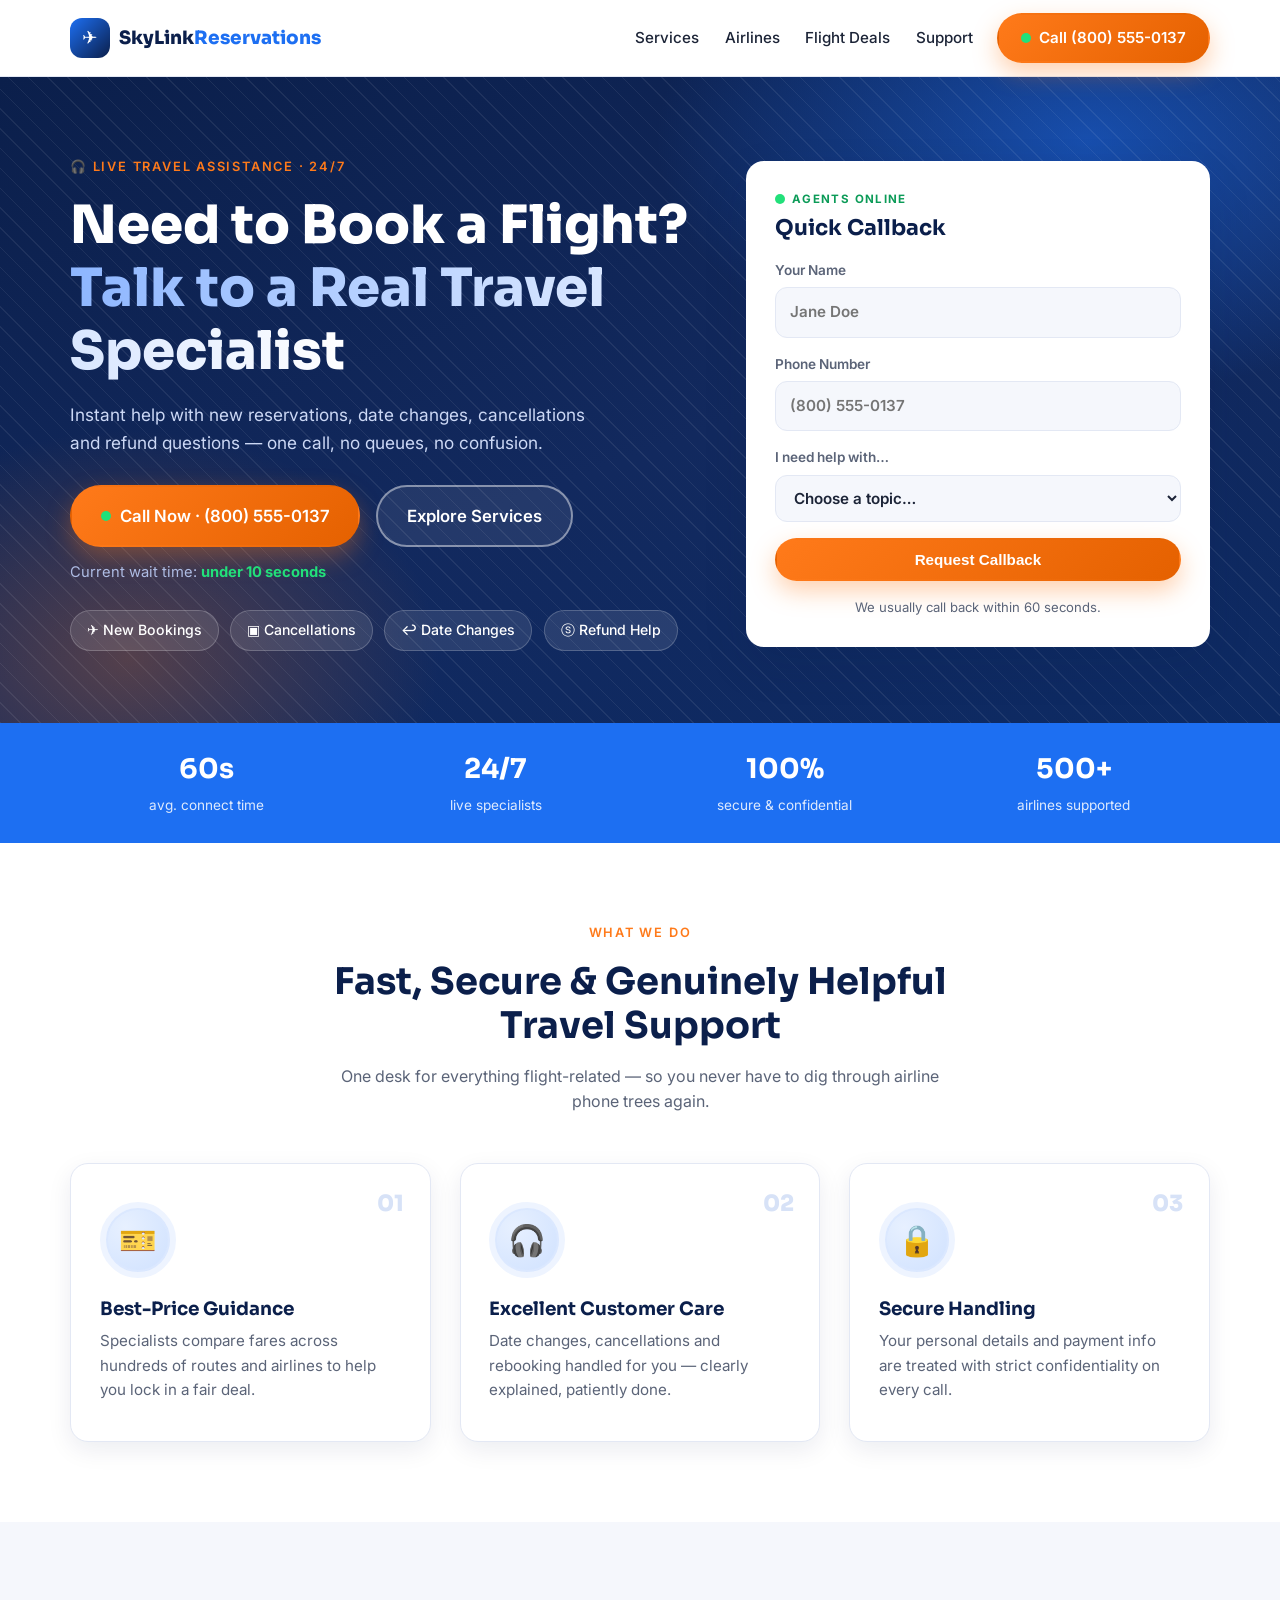
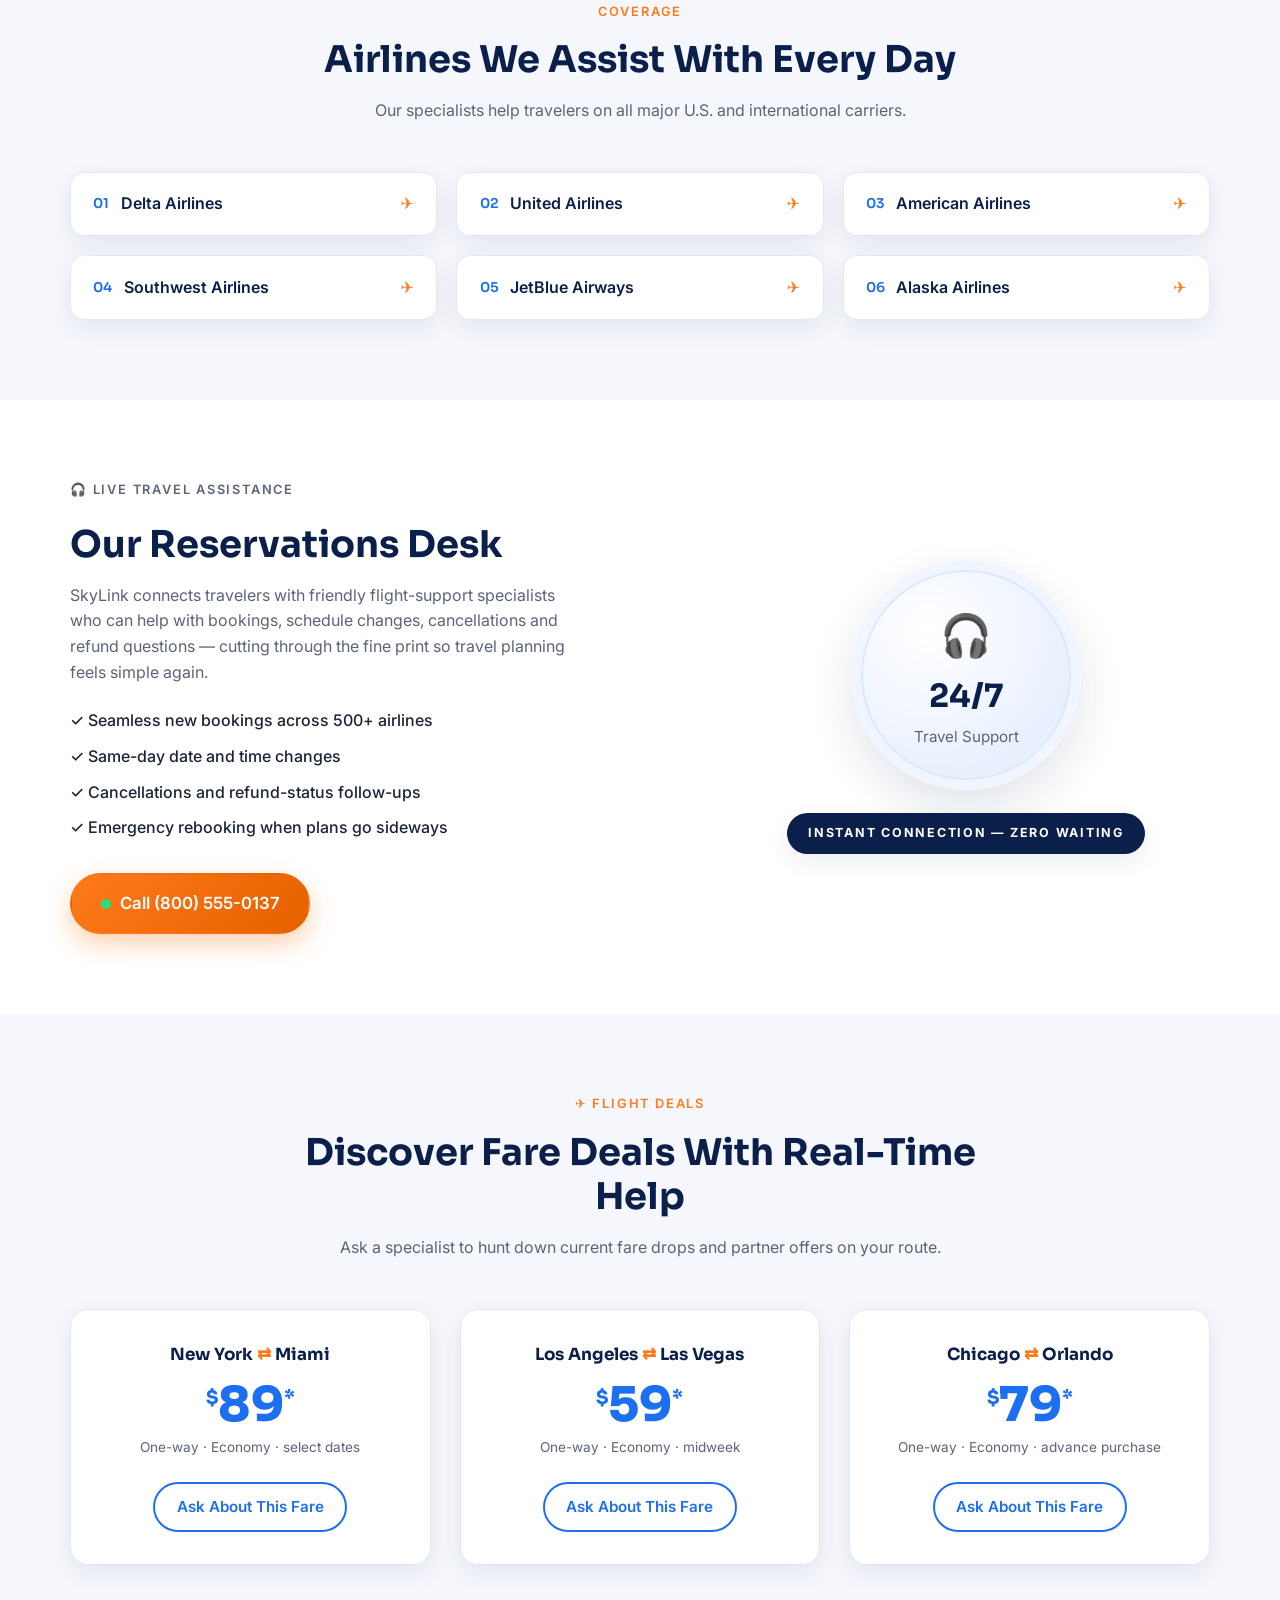
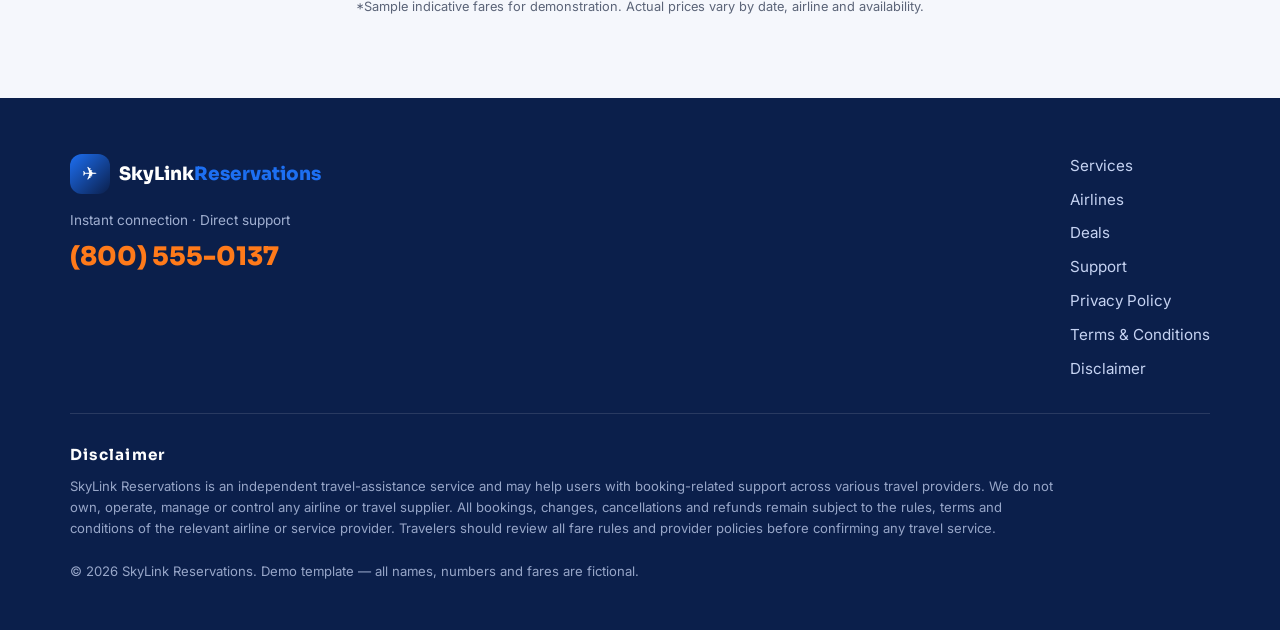
<file: index.html>
<!DOCTYPE html>
<html lang="en">
<head>
  <meta charset="UTF-8" />
  <meta name="viewport" content="width=device-width, initial-scale=1.0" />
  <title>SkyLink Reservations | Flight Booking Assistance</title>
  <meta name="description" content="SkyLink Reservations — friendly 24/7 help with flight bookings, date changes, cancellations and refund questions." />
  <link rel="preconnect" href="https://fonts.googleapis.com" />
  <link href="https://fonts.googleapis.com/css2?family=Sora:wght@400;600;700;800&family=Inter:wght@400;500;600&display=swap" rel="stylesheet" />
  <link rel="stylesheet" href="style.css" />
</head>
<body>

  <!-- ===== Header ===== -->
  <header class="site-header" id="top">
    <div class="container header-inner">
      <a class="brand" href="#top">
        <span class="brand-icon">✈</span>
        <span class="brand-name">SkyLink<em>Reservations</em></span>
      </a>
      <nav class="main-nav" id="mainNav">
        <a href="#services">Services</a>
        <a href="#airlines">Airlines</a>
        <a href="#deals">Flight Deals</a>
        <a href="#support">Support</a>
      </nav>
      <a class="btn btn-call header-call" href="tel:+18005550137">
        <span class="pulse-dot"></span> Call (800) 555-0137
      </a>
      <button class="nav-toggle" id="navToggle" aria-label="Toggle navigation">☰</button>
    </div>
  </header>

  <!-- ===== Hero ===== -->
  <section class="hero">
    <div class="hero-bg"></div>
    <div class="container hero-inner">
      <div class="hero-copy">
        <p class="eyebrow">🎧 Live Travel Assistance · 24/7</p>
        <h1>Need to Book a Flight?<br /><span>Talk to a Real Travel Specialist</span></h1>
        <p class="hero-sub">
          Instant help with new reservations, date changes, cancellations and refund
          questions — one call, no queues, no confusion.
        </p>
        <div class="hero-actions">
          <a class="btn btn-call btn-lg" href="tel:+18005550137">
            <span class="pulse-dot"></span> Call Now · (800) 555-0137
          </a>
          <a class="btn btn-ghost btn-lg" href="#services">Explore Services</a>
        </div>
        <p class="wait-time">Current wait time: <strong>under 10 seconds</strong></p>
        <ul class="hero-chips">
          <li>✈ New Bookings</li>
          <li>▣ Cancellations</li>
          <li>↩ Date Changes</li>
          <li>ⓢ Refund Help</li>
        </ul>
      </div>
      <div class="hero-card">
        <div class="hero-card-head">
          <span class="live-badge"><span class="pulse-dot"></span> AGENTS ONLINE</span>
          <h3>Quick Callback</h3>
        </div>
        <form id="callbackForm" class="callback-form" novalidate>
          <label>
            Your Name
            <input type="text" name="name" placeholder="Jane Doe" required />
          </label>
          <label>
            Phone Number
            <input type="tel" name="phone" placeholder="(800) 555-0137" required />
          </label>
          <label>
            I need help with…
            <select name="topic" required>
              <option value="">Choose a topic…</option>
              <option>New booking</option>
              <option>Change my dates</option>
              <option>Cancel a flight</option>
              <option>Refund status</option>
              <option>Something else</option>
            </select>
          </label>
          <button type="submit" class="btn btn-call btn-block">Request Callback</button>
          <p class="form-note" id="formNote">We usually call back within 60 seconds.</p>
        </form>
      </div>
    </div>
  </section>

  <!-- ===== Trust bar ===== -->
  <section class="trust-bar">
    <div class="container trust-grid">
      <div class="trust-item"><strong>60s</strong><span>avg. connect time</span></div>
      <div class="trust-item"><strong>24/7</strong><span>live specialists</span></div>
      <div class="trust-item"><strong>100%</strong><span>secure &amp; confidential</span></div>
      <div class="trust-item"><strong>500+</strong><span>airlines supported</span></div>
    </div>
  </section>

  <!-- ===== Services ===== -->
  <section class="section" id="services">
    <div class="container">
      <p class="eyebrow center">What we do</p>
      <h2 class="section-title">Fast, Secure &amp; Genuinely Helpful Travel Support</h2>
      <p class="section-sub">One desk for everything flight-related — so you never have to dig through airline phone trees again.</p>
      <div class="card-grid">
        <article class="feature-card">
          <div class="icon-ring">🎫</div>
          <span class="card-num">01</span>
          <h3>Best-Price Guidance</h3>
          <p>Specialists compare fares across hundreds of routes and airlines to help you lock in a fair deal.</p>
        </article>
        <article class="feature-card">
          <div class="icon-ring">🎧</div>
          <span class="card-num">02</span>
          <h3>Excellent Customer Care</h3>
          <p>Date changes, cancellations and rebooking handled for you — clearly explained, patiently done.</p>
        </article>
        <article class="feature-card">
          <div class="icon-ring">🔒</div>
          <span class="card-num">03</span>
          <h3>Secure Handling</h3>
          <p>Your personal details and payment info are treated with strict confidentiality on every call.</p>
        </article>
      </div>
    </div>
  </section>

  <!-- ===== Airlines ===== -->
  <section class="section section-alt" id="airlines">
    <div class="container">
      <p class="eyebrow center">Coverage</p>
      <h2 class="section-title">Airlines We Assist With Every Day</h2>
      <p class="section-sub">Our specialists help travelers on all major U.S. and international carriers.</p>
      <div class="airline-grid">
        <div class="airline-item"><span class="airline-num">01</span> Delta Airlines <span class="plane">✈</span></div>
        <div class="airline-item"><span class="airline-num">02</span> United Airlines <span class="plane">✈</span></div>
        <div class="airline-item"><span class="airline-num">03</span> American Airlines <span class="plane">✈</span></div>
        <div class="airline-item"><span class="airline-num">04</span> Southwest Airlines <span class="plane">✈</span></div>
        <div class="airline-item"><span class="airline-num">05</span> JetBlue Airways <span class="plane">✈</span></div>
        <div class="airline-item"><span class="airline-num">06</span> Alaska Airlines <span class="plane">✈</span></div>
      </div>
    </div>
  </section>

  <!-- ===== Reservation desk ===== -->
  <section class="section" id="support">
    <div class="container desk-grid">
      <div class="desk-copy">
        <p class="eyebrow">🎧 Live Travel Assistance</p>
        <h2 class="section-title left">Our Reservations Desk</h2>
        <p>
          SkyLink connects travelers with friendly flight-support specialists who can help with
          bookings, schedule changes, cancellations and refund questions — cutting through the
          fine print so travel planning feels simple again.
        </p>
        <ul class="check-list">
          <li>✓ Seamless new bookings across 500+ airlines</li>
          <li>✓ Same-day date and time changes</li>
          <li>✓ Cancellations and refund-status follow-ups</li>
          <li>✓ Emergency rebooking when plans go sideways</li>
        </ul>
        <a class="btn btn-call btn-lg" href="tel:+18005550137">
          <span class="pulse-dot"></span> Call (800) 555-0137
        </a>
      </div>
      <div class="desk-badge">
        <div class="badge-circle">
          <span class="badge-headset">🎧</span>
          <strong>24/7</strong>
          <span>Travel Support</span>
        </div>
        <div class="badge-tag">INSTANT CONNECTION — ZERO WAITING</div>
      </div>
    </div>
  </section>

  <!-- ===== Deals ===== -->
  <section class="section section-alt" id="deals">
    <div class="container">
      <p class="eyebrow center">✈ Flight Deals</p>
      <h2 class="section-title">Discover Fare Deals With Real-Time Help</h2>
      <p class="section-sub">Ask a specialist to hunt down current fare drops and partner offers on your route.</p>
      <div class="deal-grid">
        <article class="deal-card">
          <div class="deal-route">New York <span>⇄</span> Miami</div>
          <div class="deal-price"><sup>$</sup>89<sup>*</sup></div>
          <p class="deal-note">One-way · Economy · select dates</p>
          <a class="btn btn-ghost" href="tel:+18005550137">Ask About This Fare</a>
        </article>
        <article class="deal-card">
          <div class="deal-route">Los Angeles <span>⇄</span> Las Vegas</div>
          <div class="deal-price"><sup>$</sup>59<sup>*</sup></div>
          <p class="deal-note">One-way · Economy · midweek</p>
          <a class="btn btn-ghost" href="tel:+18005550137">Ask About This Fare</a>
        </article>
        <article class="deal-card">
          <div class="deal-route">Chicago <span>⇄</span> Orlando</div>
          <div class="deal-price"><sup>$</sup>79<sup>*</sup></div>
          <p class="deal-note">One-way · Economy · advance purchase</p>
          <a class="btn btn-ghost" href="tel:+18005550137">Ask About This Fare</a>
        </article>
      </div>
      <p class="deal-disclaimer">*Sample indicative fares for demonstration. Actual prices vary by date, airline and availability.</p>
    </div>
  </section>

  <!-- ===== Footer ===== -->
  <footer class="site-footer">
    <div class="container footer-grid">
      <div>
        <a class="brand footer-brand" href="#top">
          <span class="brand-icon">✈</span>
          <span class="brand-name">SkyLink<em>Reservations</em></span>
        </a>
        <p class="footer-call">Instant connection · Direct support</p>
        <a class="footer-phone" href="tel:+18005550137">(800) 555-0137</a>
      </div>
      <div class="footer-links">
        <a href="#services">Services</a>
        <a href="#airlines">Airlines</a>
        <a href="#deals">Deals</a>
        <a href="#support">Support</a>
        <a href="privacy-policy.html">Privacy Policy</a>
        <a href="terms.html">Terms &amp; Conditions</a>
        <a href="disclaimer.html">Disclaimer</a>
      </div>
    </div>
    <div class="container footer-disclaimer">
      <h4>Disclaimer</h4>
      <p>
        SkyLink Reservations is an independent travel-assistance service and may help users with
        booking-related support across various travel providers. We do not own, operate, manage or
        control any airline or travel supplier. All bookings, changes, cancellations and refunds remain
        subject to the rules, terms and conditions of the relevant airline or service provider. Travelers
        should review all fare rules and provider policies before confirming any travel service.
      </p>
      <p class="footer-copy">© <span id="year"></span> SkyLink Reservations. Demo template — all names, numbers and fares are fictional.</p>
    </div>
    
  </footer>

  <!-- Floating call button (mobile) -->
  <a class="float-call" href="tel:+18005550137" aria-label="Call now">📞</a>

  <script src="script.js"></script>
</body>
</html>
</file>
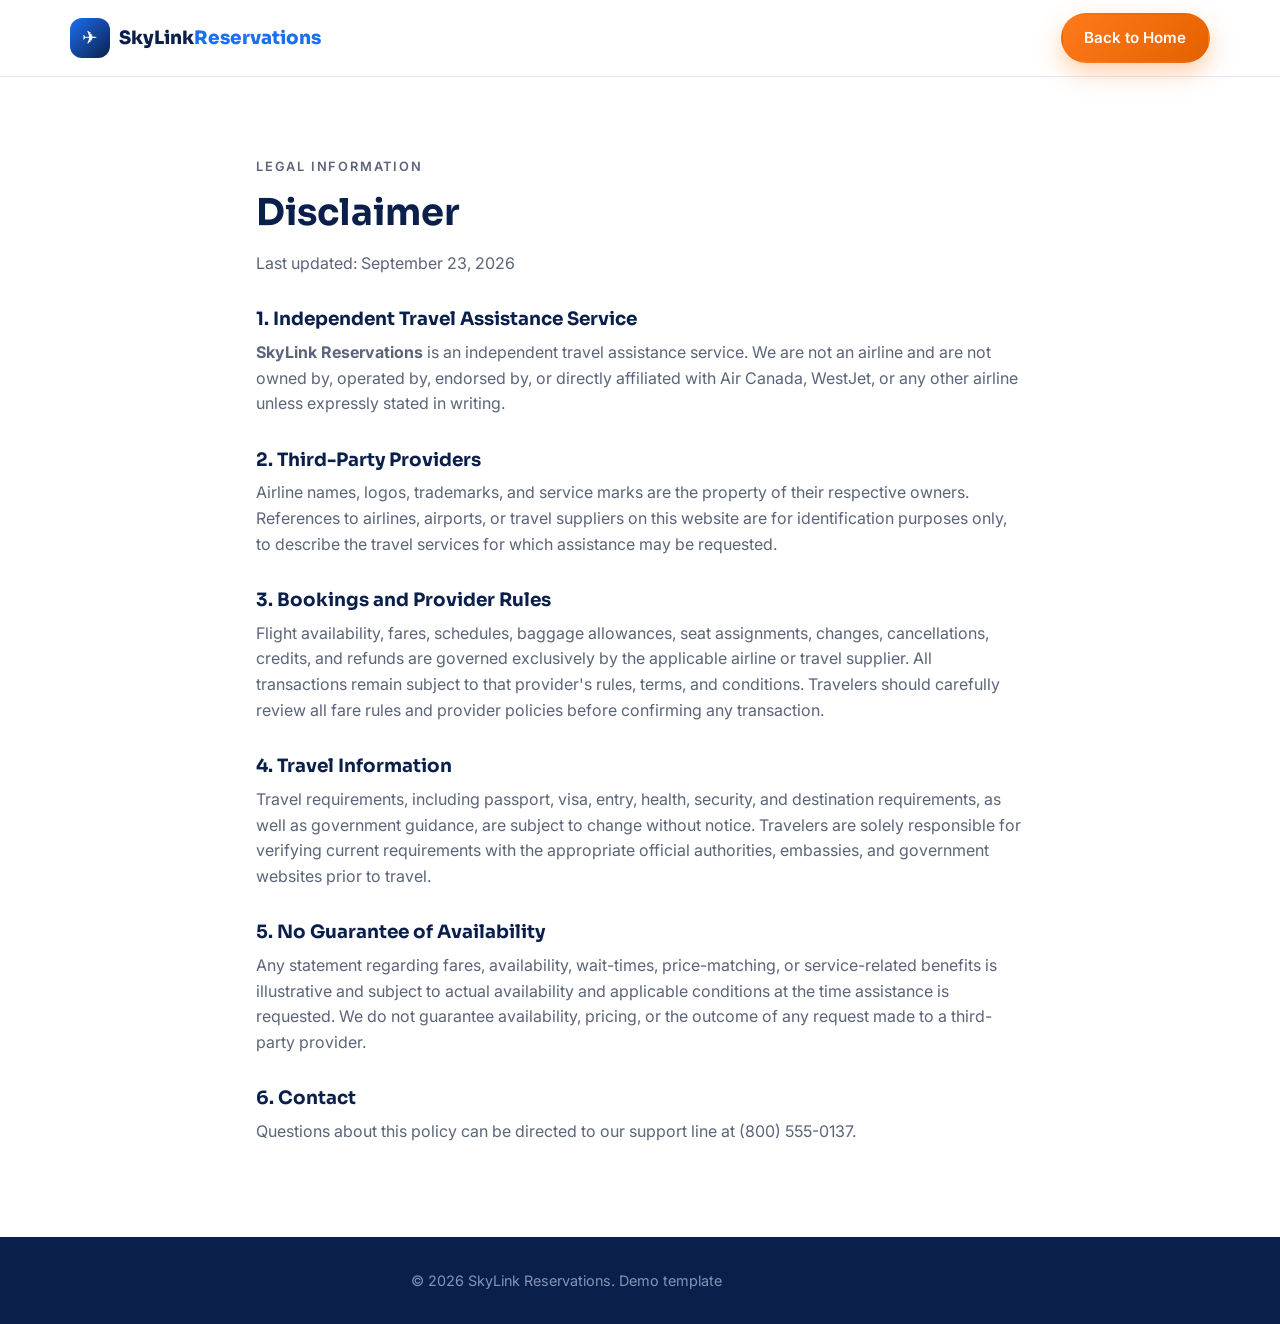
<file: disclaimer.html>
<!DOCTYPE html>
<html lang="en">
<head>
  <meta charset="UTF-8" />
  <meta name="viewport" content="width=device-width, initial-scale=1.0" />
  <title>Disclaimer | SkyLink Reservations</title>
  <meta name="description" content="Disclaimer for SkyLink Reservations." />
  <link rel="preconnect" href="https://fonts.googleapis.com" />
  <link href="https://fonts.googleapis.com/css2?family=Sora:wght@400;600;700;800&family=Inter:wght@400;500;600&display=swap" rel="stylesheet" />
  <link rel="stylesheet" href="style.css" />
</head>
<body>

  <header class="site-header">
    <div class="container header-inner">
      <a class="brand" href="index.html">
        <span class="brand-icon">✈</span>
        <span class="brand-name">SkyLink<em>Reservations</em></span>
      </a>
      <a class="btn btn-call header-call" href="index.html">
        Back to Home
      </a>
    </div>
  </header>

    <section class="section">
    <div class="container legal-page">
      <p class="eyebrow">Legal Information</p>
      <h1 class="section-title left">Disclaimer</h1>
      <p class="legal-updated">Last updated: September 23, 2026</p>
      
      <h2>1. Independent Travel Assistance Service</h2>
      <p><strong>SkyLink Reservations</strong> is an independent travel assistance service. We are not an airline and are not owned by, operated by, endorsed by, or directly affiliated with Air Canada, WestJet, or any other airline unless expressly stated in writing.</p>

      <h2>2. Third-Party Providers</h2>
      <p>Airline names, logos, trademarks, and service marks are the property of their respective owners. References to airlines, airports, or travel suppliers on this website are for identification purposes only, to describe the travel services for which assistance may be requested.</p>

      <h2>3. Bookings and Provider Rules</h2>
      <p>Flight availability, fares, schedules, baggage allowances, seat assignments, changes, cancellations, credits, and refunds are governed exclusively by the applicable airline or travel supplier. All transactions remain subject to that provider's rules, terms, and conditions. Travelers should carefully review all fare rules and provider policies before confirming any transaction.</p>

      <h2>4. Travel Information</h2>
      <p>Travel requirements, including passport, visa, entry, health, security, and destination requirements, as well as government guidance, are subject to change without notice. Travelers are solely responsible for verifying current requirements with the appropriate official authorities, embassies, and government websites prior to travel.</p>

      <h2>5. No Guarantee of Availability</h2>
      <p>Any statement regarding fares, availability, wait-times, price-matching, or service-related benefits is illustrative and subject to actual availability and applicable conditions at the time assistance is requested. We do not guarantee availability, pricing, or the outcome of any request made to a third-party provider.</p>

      <h2>6. Contact</h2>
      <p>Questions about this policy can be directed to our support line at (800) 555-0137.</p>
    </div>
  </section>

  <footer class="site-footer">
    <div class="container footer-disclaimer">
      <p class="footer-copy">© 2026 SkyLink Reservations. Demo template</p>
    </div>
  </footer>

  <script src="script.js"></script>
</body>
</html>
</file>
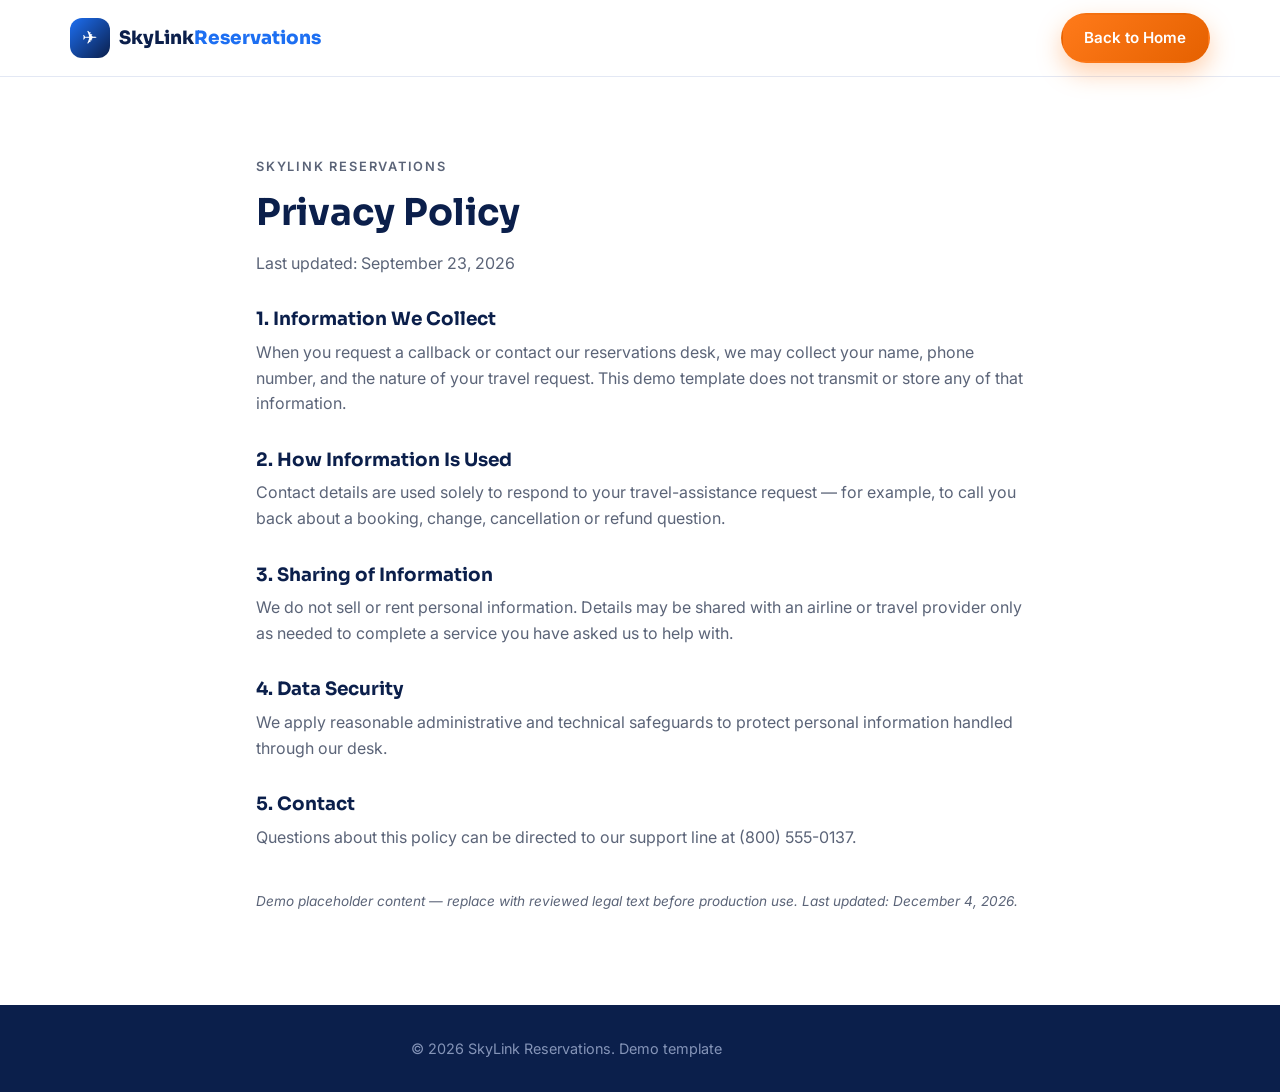
<file: privacy-policy.html>
<!DOCTYPE html>
<html lang="en">
<head>
  <meta charset="UTF-8" />
  <meta name="viewport" content="width=device-width, initial-scale=1.0" />
  <title>Privacy Policy | SkyLink Reservations</title>
  <meta name="description" content="Privacy Policy for SkyLink Reservations." />
  <link rel="preconnect" href="https://fonts.googleapis.com" />
  <link href="https://fonts.googleapis.com/css2?family=Sora:wght@400;600;700;800&family=Inter:wght@400;500;600&display=swap" rel="stylesheet" />
  <link rel="stylesheet" href="style.css" />
</head>
<body>

  <header class="site-header">
    <div class="container header-inner">
      <a class="brand" href="index.html">
        <span class="brand-icon">✈</span>
        <span class="brand-name">SkyLink<em>Reservations</em></span>
      </a>
      <a class="btn btn-call header-call" href="index.html">
        Back to Home
      </a>
    </div>
  </header>

  <section class="section">
    <div class="container legal-page">
      <p class="eyebrow">SkyLink Reservations</p>
      <h1 class="section-title left">Privacy Policy</h1>
      <p class="legal-updated">Last updated: September 23, 2026</p>
      
      <h2>1. Information We Collect</h2>
      <p>When you request a callback or contact our reservations desk, we may collect your name, phone number, and the nature of your travel request. This demo template does not transmit or store any of that information.</p>
      <h2>2. How Information Is Used</h2>
      <p>Contact details are used solely to respond to your travel-assistance request — for example, to call you back about a booking, change, cancellation or refund question.</p>
      <h2>3. Sharing of Information</h2>
      <p>We do not sell or rent personal information. Details may be shared with an airline or travel provider only as needed to complete a service you have asked us to help with.</p>
      <h2>4. Data Security</h2>
      <p>We apply reasonable administrative and technical safeguards to protect personal information handled through our desk.</p>
      <h2>5. Contact</h2>
      <p>Questions about this policy can be directed to our support line at (800) 555-0137.</p>

      <p class="legal-note"><em>Demo placeholder content — replace with reviewed legal text before production use. Last updated: <span class="legal-date"></span>.</em></p>
    </div>
  </section>

  <footer class="site-footer">
    <div class="container footer-disclaimer">
      <p class="footer-copy">© 2026 SkyLink Reservations. Demo template</p>
    </div>
  </footer>

  <script src="script.js"></script>
</body>
</html>
</file>
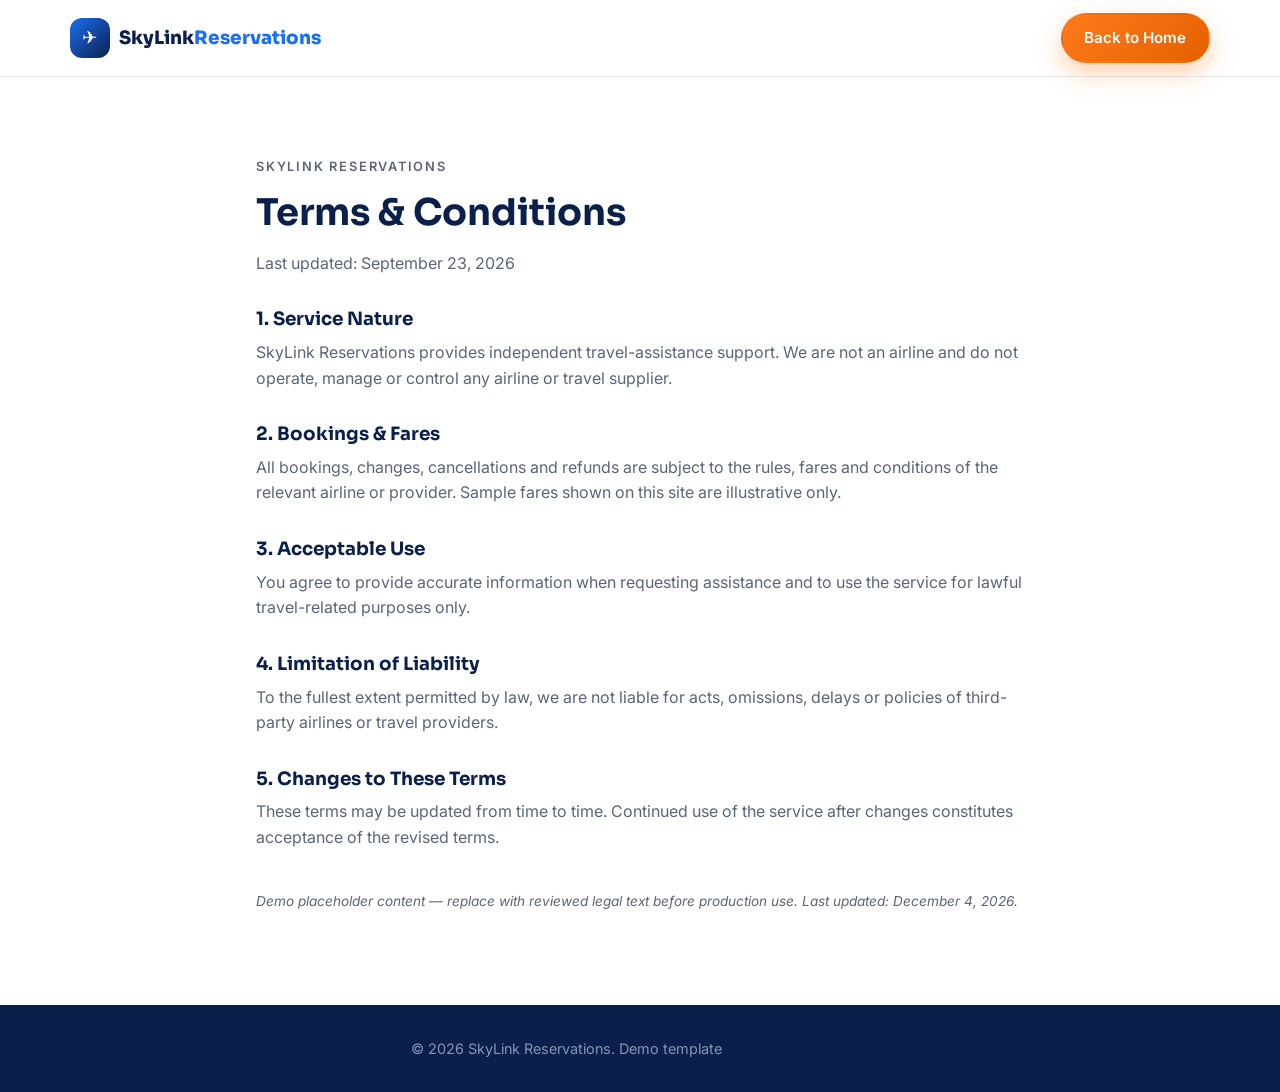
<file: terms.html>
<!DOCTYPE html>
<html lang="en">
<head>
  <meta charset="UTF-8" />
  <meta name="viewport" content="width=device-width, initial-scale=1.0" />
  <title>Terms & Conditions | SkyLink Reservations</title>
  <meta name="description" content="Terms & Conditions for SkyLink Reservations." />
  <link rel="preconnect" href="https://fonts.googleapis.com" />
  <link href="https://fonts.googleapis.com/css2?family=Sora:wght@400;600;700;800&family=Inter:wght@400;500;600&display=swap" rel="stylesheet" />
  <link rel="stylesheet" href="style.css" />
</head>
<body>

  <header class="site-header">
    <div class="container header-inner">
      <a class="brand" href="index.html">
        <span class="brand-icon">✈</span>
        <span class="brand-name">SkyLink<em>Reservations</em></span>
      </a>
      <a class="btn btn-call header-call" href="index.html">
        Back to Home
      </a>
    </div>
  </header>

  <section class="section">
    <div class="container legal-page">
      <p class="eyebrow">SkyLink Reservations</p>
      <h1 class="section-title left">Terms & Conditions</h1>
      <p class="legal-updated">Last updated: September 23, 2026</p>
      
      <h2>1. Service Nature</h2>
      <p>SkyLink Reservations provides independent travel-assistance support. We are not an airline and do not operate, manage or control any airline or travel supplier.</p>
      <h2>2. Bookings &amp; Fares</h2>
      <p>All bookings, changes, cancellations and refunds are subject to the rules, fares and conditions of the relevant airline or provider. Sample fares shown on this site are illustrative only.</p>
      <h2>3. Acceptable Use</h2>
      <p>You agree to provide accurate information when requesting assistance and to use the service for lawful travel-related purposes only.</p>
      <h2>4. Limitation of Liability</h2>
      <p>To the fullest extent permitted by law, we are not liable for acts, omissions, delays or policies of third-party airlines or travel providers.</p>
      <h2>5. Changes to These Terms</h2>
      <p>These terms may be updated from time to time. Continued use of the service after changes constitutes acceptance of the revised terms.</p>

      <p class="legal-note"><em>Demo placeholder content — replace with reviewed legal text before production use. Last updated: <span class="legal-date"></span>.</em></p>
    </div>
  </section>

  <footer class="site-footer">
    <div class="container footer-disclaimer">
      <p class="footer-copy">© 2026 SkyLink Reservations. Demo template</p>
    </div>
  </footer>

  <script src="script.js"></script>
</body>
</html>
</file>
<file: style.css>
:root{
  --navy:#0b1f4b;
  --navy-2:#12295e;
  --blue:#1d6ff2;
  --blue-dark:#0f4fc4;
  --orange:#ff7a1a;
  --orange-dark:#e56100;
  --ink:#1c2437;
  --muted:#5b6478;
  --bg:#f5f7fc;
  --line:#e3e8f4;
  --white:#ffffff;
  --radius:18px;
  --shadow:0 18px 45px rgba(11,31,75,.12);
  --shadow-sm:0 8px 24px rgba(11,31,75,.08);
}

*{margin:0;padding:0;box-sizing:border-box}
html{scroll-behavior:smooth}
body{
  font-family:'Inter',system-ui,-apple-system,sans-serif;
  color:var(--ink);
  background:var(--white);
  line-height:1.6;
}
h1,h2,h3,h4{font-family:'Sora',sans-serif;line-height:1.2}
.container{width:min(1140px,92%);margin:0 auto}

/* ---------- Buttons ---------- */
.btn{
  display:inline-flex;align-items:center;gap:.55rem;
  padding:.7rem 1.35rem;border-radius:999px;
  font-weight:600;font-size:.95rem;text-decoration:none;
  border:2px solid transparent;cursor:pointer;
  transition:transform .18s ease,box-shadow .18s ease,background .18s ease;
  white-space:nowrap;
}
.btn:active{transform:scale(.97)}
.btn-call{
  background:linear-gradient(135deg,var(--orange),var(--orange-dark));
  color:#fff;box-shadow:0 10px 24px rgba(255,122,26,.35);
}
.btn-call:hover{transform:translateY(-2px);box-shadow:0 14px 30px rgba(255,122,26,.45)}
.btn-ghost{
  background:rgba(255,255,255,.08);color:#fff;
  border-color:rgba(255,255,255,.45);
}
.btn-ghost:hover{background:rgba(255,255,255,.18)}
.section .btn-ghost,.deal-card .btn-ghost{
  background:#fff;color:var(--blue);border-color:var(--blue);
}
.section .btn-ghost:hover,.deal-card .btn-ghost:hover{background:var(--blue);color:#fff}
.btn-lg{padding:.95rem 1.8rem;font-size:1.05rem}
.btn-block{width:100%;justify-content:center}

.pulse-dot{
  width:10px;height:10px;border-radius:50%;
  background:#22e07a;display:inline-block;flex:0 0 auto;
  box-shadow:0 0 0 0 rgba(34,224,122,.7);
  animation:pulse 1.6s infinite;
}
@keyframes pulse{
  0%{box-shadow:0 0 0 0 rgba(34,224,122,.7)}
  70%{box-shadow:0 0 0 10px rgba(34,224,122,0)}
  100%{box-shadow:0 0 0 0 rgba(34,224,122,0)}
}

/* ---------- Header ---------- */
.site-header{
  position:sticky;top:0;z-index:50;
  background:rgba(255,255,255,.92);backdrop-filter:blur(10px);
  border-bottom:1px solid var(--line);
}
.header-inner{display:flex;align-items:center;gap:1.5rem;padding:.8rem 0}
.brand{display:flex;align-items:center;gap:.55rem;text-decoration:none}
.brand-icon{
  width:40px;height:40px;border-radius:12px;display:grid;place-items:center;
  background:linear-gradient(135deg,var(--blue),var(--navy));color:#fff;font-size:1.15rem;
}
.brand-name{font-family:'Sora',sans-serif;font-weight:800;color:var(--navy);font-size:1.15rem}
.brand-name em{font-style:normal;color:var(--blue)}
.main-nav{display:flex;gap:1.6rem;margin-left:auto}
.main-nav a{
  text-decoration:none;color:var(--ink);font-weight:500;font-size:.95rem;
  position:relative;padding:.2rem 0;
}
.main-nav a::after{
  content:"";position:absolute;left:0;bottom:-3px;height:2px;width:0;
  background:var(--orange);transition:width .25s ease;
}
.main-nav a:hover::after{width:100%}
.nav-toggle{
  display:none;background:none;border:none;font-size:1.5rem;color:var(--navy);cursor:pointer;
}

/* ---------- Hero ---------- */
.hero{position:relative;overflow:hidden;color:#fff;background:var(--navy)}
.hero-bg{
  position:absolute;inset:0;
  background:
    radial-gradient(720px 420px at 85% 10%,rgba(29,111,242,.55),transparent 60%),
    radial-gradient(520px 380px at 10% 90%,rgba(255,122,26,.28),transparent 60%),
    linear-gradient(160deg,var(--navy) 0%,var(--navy-2) 55%,#0d2a63 100%);
}
.hero-bg::after{
  content:"";position:absolute;inset:0;opacity:.07;
  background-image:repeating-linear-gradient(45deg,#fff 0 1px,transparent 1px 14px);
}
.hero-inner{
  position:relative;display:grid;grid-template-columns:1.15fr .85fr;
  gap:3rem;align-items:center;padding:5rem 0 4.5rem;
}
.eyebrow{
  font-size:.8rem;font-weight:600;letter-spacing:.14em;text-transform:uppercase;
  color:var(--orange);margin-bottom:1rem;
}
.hero h1{font-size:clamp(2rem,4.4vw,3.3rem);font-weight:800;margin-bottom:1.1rem}
.hero h1 span{
  background:linear-gradient(90deg,#8db6ff,#fff);
  -webkit-background-clip:text;background-clip:text;color:transparent;
}
.hero-sub{font-size:1.08rem;color:#ccd8f5;max-width:34rem;margin-bottom:1.8rem}
.hero-actions{display:flex;flex-wrap:wrap;gap:1rem;margin-bottom:.9rem}
.wait-time{color:#aebcE4;font-size:.92rem}
.wait-time strong{color:#22e07a}
.hero-chips{
  list-style:none;display:flex;flex-wrap:wrap;gap:.7rem;margin-top:1.6rem;
}
.hero-chips li{
  background:rgba(255,255,255,.1);border:1px solid rgba(255,255,255,.2);
  padding:.5rem 1rem;border-radius:999px;font-size:.88rem;font-weight:500;
}

/* Hero callback card */
.hero-card{
  background:#fff;color:var(--ink);border-radius:var(--radius);
  box-shadow:var(--shadow);padding:1.8rem;
}
.hero-card-head{display:flex;flex-direction:column;gap:.4rem;margin-bottom:1.2rem}
.hero-card-head h3{font-size:1.35rem;color:var(--navy)}
.live-badge{
  display:inline-flex;align-items:center;gap:.45rem;
  font-size:.72rem;font-weight:700;letter-spacing:.12em;color:#0c9b58;
}
.callback-form{display:flex;flex-direction:column;gap:1rem}
.callback-form label{
  font-size:.85rem;font-weight:600;color:var(--muted);
  display:flex;flex-direction:column;gap:.35rem;
}
.callback-form input,.callback-form select{
  padding:.75rem .9rem;border:1.5px solid var(--line);border-radius:12px;
  font:inherit;font-size:.95rem;color:var(--ink);background:var(--bg);
  transition:border-color .2s,box-shadow .2s;
}
.callback-form input:focus,.callback-form select:focus{
  outline:none;border-color:var(--blue);box-shadow:0 0 0 3px rgba(29,111,242,.15);
  background:#fff;
}
.form-note{font-size:.82rem;color:var(--muted);text-align:center}
.form-note.success{color:#0c9b58;font-weight:600}
.form-note.error{color:#d92d20;font-weight:600}

/* ---------- Trust bar ---------- */
.trust-bar{background:var(--blue);color:#fff}
.trust-grid{
  display:grid;grid-template-columns:repeat(4,1fr);
  gap:1rem;padding:1.6rem 0;text-align:center;
}
.trust-item strong{display:block;font-family:'Sora',sans-serif;font-size:1.7rem}
.trust-item span{font-size:.85rem;opacity:.85}

/* ---------- Sections ---------- */
.section{padding:5rem 0}
.section-alt{background:var(--bg)}
.section-title{
  font-size:clamp(1.6rem,3vw,2.3rem);color:var(--navy);
  text-align:center;max-width:44rem;margin:0 auto 1rem;
}
.section-title.left{text-align:left;margin:0 0 1rem}
.section-sub{
  text-align:center;color:var(--muted);max-width:40rem;
  margin:0 auto 3rem;
}
.eyebrow.center{text-align:center}

/* Feature cards */
.card-grid{display:grid;grid-template-columns:repeat(3,1fr);gap:1.8rem}
.feature-card{
  background:#fff;border:1px solid var(--line);border-radius:var(--radius);
  padding:2.4rem 1.8rem;position:relative;box-shadow:var(--shadow-sm);
  transition:transform .25s ease,box-shadow .25s ease;
}
.feature-card:hover{transform:translateY(-6px);box-shadow:var(--shadow)}
.icon-ring{
  width:76px;height:76px;border-radius:50%;display:grid;place-items:center;
  font-size:1.9rem;margin-bottom:1.2rem;
  background:radial-gradient(circle at 30% 30%,#e7f0ff,#cfe1ff);
  border:6px solid #eef4ff;box-shadow:inset 0 0 0 2px #dbe8ff;
}
.card-num{
  position:absolute;top:1.4rem;right:1.6rem;
  font-family:'Sora',sans-serif;font-weight:800;font-size:1.4rem;color:#d7e2f7;
}
.feature-card h3{color:var(--navy);margin-bottom:.6rem;font-size:1.15rem}
.feature-card p{color:var(--muted);font-size:.95rem}

/* Airlines */
.airline-grid{display:grid;grid-template-columns:repeat(3,1fr);gap:1.2rem}
.airline-item{
  background:#fff;border:1px solid var(--line);border-radius:14px;
  padding:1.15rem 1.4rem;font-weight:600;color:var(--navy);
  display:flex;align-items:center;gap:.7rem;box-shadow:var(--shadow-sm);
  transition:transform .2s ease,border-color .2s ease;
}
.airline-item:hover{transform:translateY(-3px);border-color:var(--blue)}
.airline-num{font-family:'Sora',sans-serif;color:var(--blue);font-size:.85rem}
.airline-item .plane{margin-left:auto;color:var(--orange)}

/* Desk section */
.desk-grid{display:grid;grid-template-columns:1.1fr .9fr;gap:3.5rem;align-items:center}
.desk-copy p{color:var(--muted);margin-bottom:1.4rem;max-width:32rem}
.check-list{list-style:none;display:flex;flex-direction:column;gap:.65rem;margin-bottom:2rem}
.check-list li{color:var(--ink);font-weight:500}
.desk-badge{display:flex;flex-direction:column;align-items:center;gap:1.4rem}
.badge-circle{
  width:230px;height:230px;border-radius:50%;
  background:radial-gradient(circle at 32% 28%,#ffffff,#e9f0fd 70%);
  border:10px solid #f0f5ff;box-shadow:var(--shadow),inset 0 0 0 2px #dbe7fb;
  display:flex;flex-direction:column;align-items:center;justify-content:center;gap:.15rem;
  color:var(--navy);
}
.badge-headset{font-size:2.6rem}
.badge-circle strong{font-family:'Sora',sans-serif;font-size:2rem}
.badge-circle span:last-child{font-size:.95rem;color:var(--muted)}
.badge-tag{
  background:var(--navy);color:#fff;font-size:.78rem;font-weight:700;
  letter-spacing:.14em;padding:.65rem 1.3rem;border-radius:999px;
  box-shadow:var(--shadow-sm);
}

/* Deals */
.deal-grid{display:grid;grid-template-columns:repeat(3,1fr);gap:1.8rem}
.deal-card{
  background:#fff;border:1px solid var(--line);border-radius:var(--radius);
  padding:2rem 1.6rem;text-align:center;box-shadow:var(--shadow-sm);
  transition:transform .25s ease,box-shadow .25s ease;
}
.deal-card:hover{transform:translateY(-6px);box-shadow:var(--shadow)}
.deal-route{
  font-family:'Sora',sans-serif;font-weight:700;color:var(--navy);
  font-size:1.05rem;margin-bottom:.8rem;
}
.deal-route span{color:var(--orange)}
.deal-price{
  font-family:'Sora',sans-serif;font-weight:800;color:var(--blue);
  font-size:3rem;line-height:1;margin-bottom:.5rem;
}
.deal-price sup{font-size:1.2rem;vertical-align:super}
.deal-note{color:var(--muted);font-size:.85rem;margin-bottom:1.4rem}
.deal-disclaimer{
  text-align:center;color:var(--muted);font-size:.8rem;margin-top:2rem;
}

/* ---------- Footer ---------- */
.site-footer{background:var(--navy);color:#c6d3f2}
.footer-grid{
  display:flex;flex-wrap:wrap;gap:2rem;justify-content:space-between;
  padding:3.5rem 0 2rem;border-bottom:1px solid rgba(255,255,255,.12);
}
.footer-brand .brand-name{color:#fff}
.footer-call{font-size:.85rem;margin:1rem 0 .3rem;opacity:.8}
.footer-phone{
  font-family:'Sora',sans-serif;font-size:1.6rem;font-weight:800;
  color:var(--orange);text-decoration:none;
}
.footer-phone:hover{text-decoration:underline}
.footer-links{display:flex;flex-direction:column;gap:.6rem}
.footer-links a{color:#c6d3f2;text-decoration:none;font-size:.95rem}
.footer-links a:hover{color:#fff}
.footer-disclaimer{padding:2rem 0 3rem}
.footer-disclaimer h4{color:#fff;margin-bottom:.7rem;font-size:.95rem;letter-spacing:.08em}
.footer-disclaimer p{font-size:.82rem;opacity:.75;max-width:62rem}
.footer-copy{margin-top:1.4rem;opacity:.55}

/* ---------- Footer simplified variant for terms.html (when only copyright exists) ---------- */
.site-footer:has(> .container.footer-disclaimer:only-child){
  padding:2rem 0
}
.site-footer:has(> .container.footer-disclaimer:only-child) .footer-disclaimer{
  padding:0;text-align:center
}
.site-footer:has(> .container.footer-disclaimer:only-child) .footer-copy{
  margin:0;opacity:.65;font-size:.9rem;text-align:center;width:100%
}

/* ---------- Floating call button ---------- */
.float-call{
  display:none;position:fixed;right:1.1rem;bottom:1.1rem;z-index:60;
  width:58px;height:58px;border-radius:50%;place-items:center;
  background:linear-gradient(135deg,var(--orange),var(--orange-dark));
  color:#fff;font-size:1.5rem;text-decoration:none;
  box-shadow:0 12px 28px rgba(255,122,26,.5);
  animation:ring 2.4s infinite;
}
@keyframes ring{
  0%,88%,100%{transform:rotate(0)}
  90%{transform:rotate(-12deg)}92%{transform:rotate(12deg)}
  94%{transform:rotate(-10deg)}96%{transform:rotate(10deg)}98%{transform:rotate(-6deg)}
}

/* ---------- Reveal on scroll ---------- */
.reveal{opacity:0;transform:translateY(26px);transition:opacity .6s ease,transform .6s ease}
.reveal.visible{opacity:1;transform:none}

/* ---------- Responsive ---------- */
@media(max-width:960px){
  .hero-inner{grid-template-columns:1fr;padding:3.5rem 0 3rem}
  .card-grid,.deal-grid{grid-template-columns:1fr 1fr}
  .airline-grid{grid-template-columns:1fr 1fr}
  .desk-grid{grid-template-columns:1fr}
  .trust-grid{grid-template-columns:repeat(2,1fr);gap:1.6rem}
}
@media(max-width:640px){
  .main-nav{
    position:absolute;top:100%;left:0;right:0;
    flex-direction:column;background:#fff;padding:1rem 5%;
    border-bottom:1px solid var(--line);display:none;
  }
  .main-nav.open{display:flex}
  .header-call{display:none}
  .nav-toggle{display:block;margin-left:auto}
  .card-grid,.deal-grid,.airline-grid{grid-template-columns:1fr}
  .float-call{display:grid}
  .hero-actions .btn{width:100%;justify-content:center}
}

/* ---------- Legal pages ---------- */
.legal-page{max-width:48rem}
.legal-page h2{color:var(--navy);font-size:1.15rem;margin:2rem 0 .6rem}
.legal-page p{color:var(--muted);margin-bottom:.8rem}
.legal-note{margin-top:2.5rem;font-size:.85rem}

/* Terms page header fix - keep Back to Home visible */
.legal-page ~ .site-footer,
body:has(.legal-page) .site-header .header-call{
  display:inline-flex !important;
}

/* terms-header-fix: Keep Back to Home visible on terms.html even on mobile */
body:has(.legal-page) .header-inner{justify-content:space-between}
body:has(.legal-page) .site-header .header-call{display:inline-flex !important}
</file>
